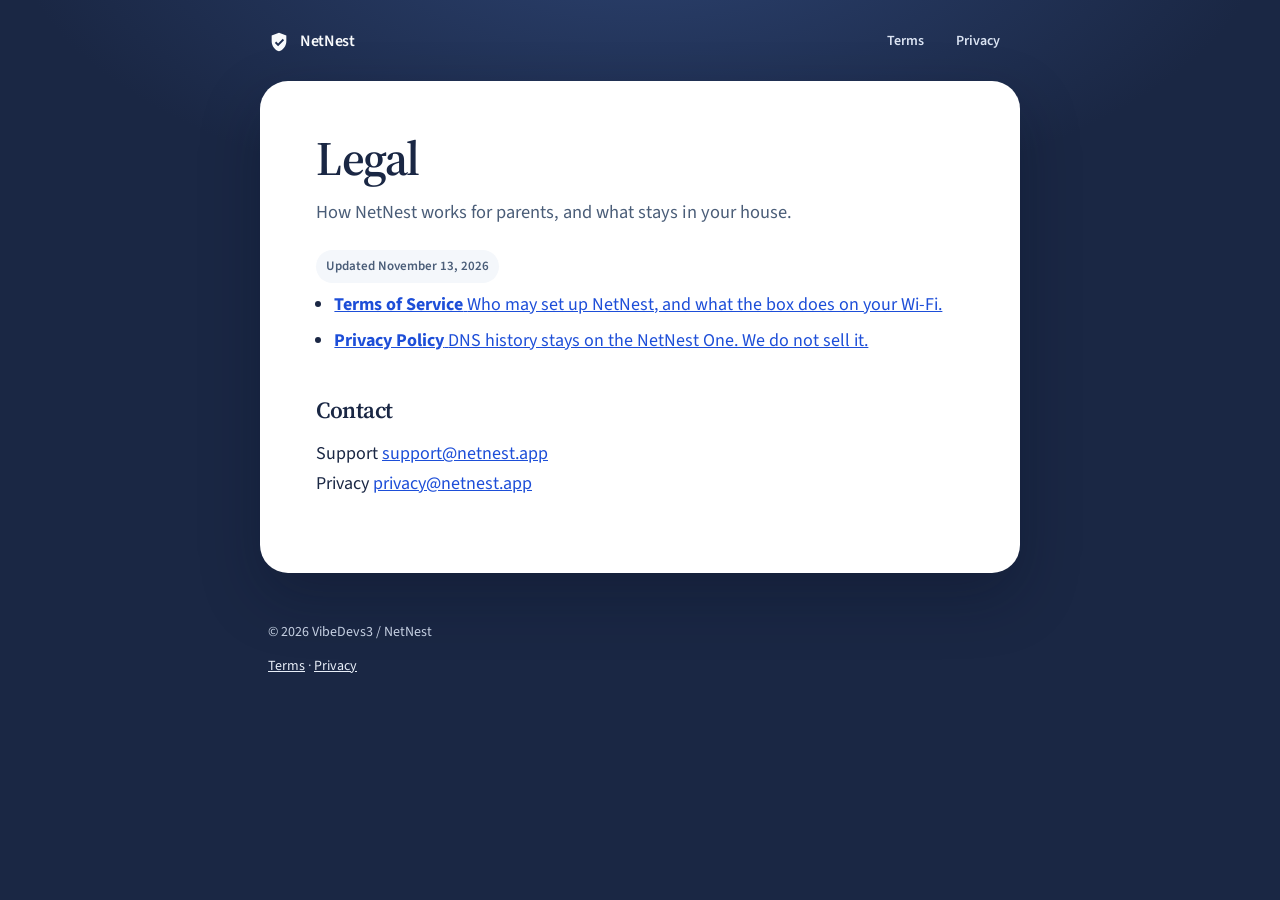
<file: index.html>
<!DOCTYPE html>
<html lang="en">
<head>
  <meta charset="UTF-8">
  <meta name="viewport" content="width=device-width, initial-scale=1.0">
  <title>Legal — NetNest</title>
  <meta name="description" content="NetNest Terms of Service and Privacy Policy.">
  <link rel="preconnect" href="https://fonts.googleapis.com">
  <link rel="preconnect" href="https://fonts.gstatic.com" crossorigin>
  <link href="https://fonts.googleapis.com/css2?family=Source+Sans+3:wght@400;600&family=Source+Serif+4:opsz,wght@8..60,560;8..60,600&display=swap" rel="stylesheet">
  <link rel="stylesheet" href="styles.css">
</head>
<body>
  <header class="top">
    <a class="brand" href="index.html"><svg class="mark" viewBox="0 0 24 24" aria-hidden="true"><path d="M12 2L4 5v6.09c0 5.05 3.41 9.76 8 10.91 4.59-1.15 8-5.86 8-10.91V5l-8-3zm-1 14.5l-3.5-3.5 1.41-1.41L11 13.67l5.09-5.09 1.41 1.41L11 16.5z"/></svg>NetNest</a>
    <nav>
      <a href="terms.html">Terms</a>
      <a href="privacy.html">Privacy</a>
    </nav>
  </header>

  <main>
    <h1>Legal</h1>
    <p class="lede">How NetNest works for parents, and what stays in your house.</p>
    <p class="meta">Updated November 13, 2026</p>

    <ul class="hub-list">
      <li>
        <a href="terms.html">
          <strong>Terms of Service</strong>
          <span>Who may set up NetNest, and what the box does on your Wi-Fi.</span>
        </a>
      </li>
      <li>
        <a href="privacy.html">
          <strong>Privacy Policy</strong>
          <span>DNS history stays on the NetNest One. We do not sell it.</span>
        </a>
      </li>
    </ul>

    <h2>Contact</h2>
    <p>Support <a href="mailto:support@netnest.app">support@netnest.app</a><br>
    Privacy <a href="mailto:privacy@netnest.app">privacy@netnest.app</a></p>
  </main>

  <footer>
    <p>© 2026 VibeDevs3 / NetNest</p>
    <p><a href="terms.html">Terms</a> · <a href="privacy.html">Privacy</a></p>
  </footer>
</body>
</html>
</file>
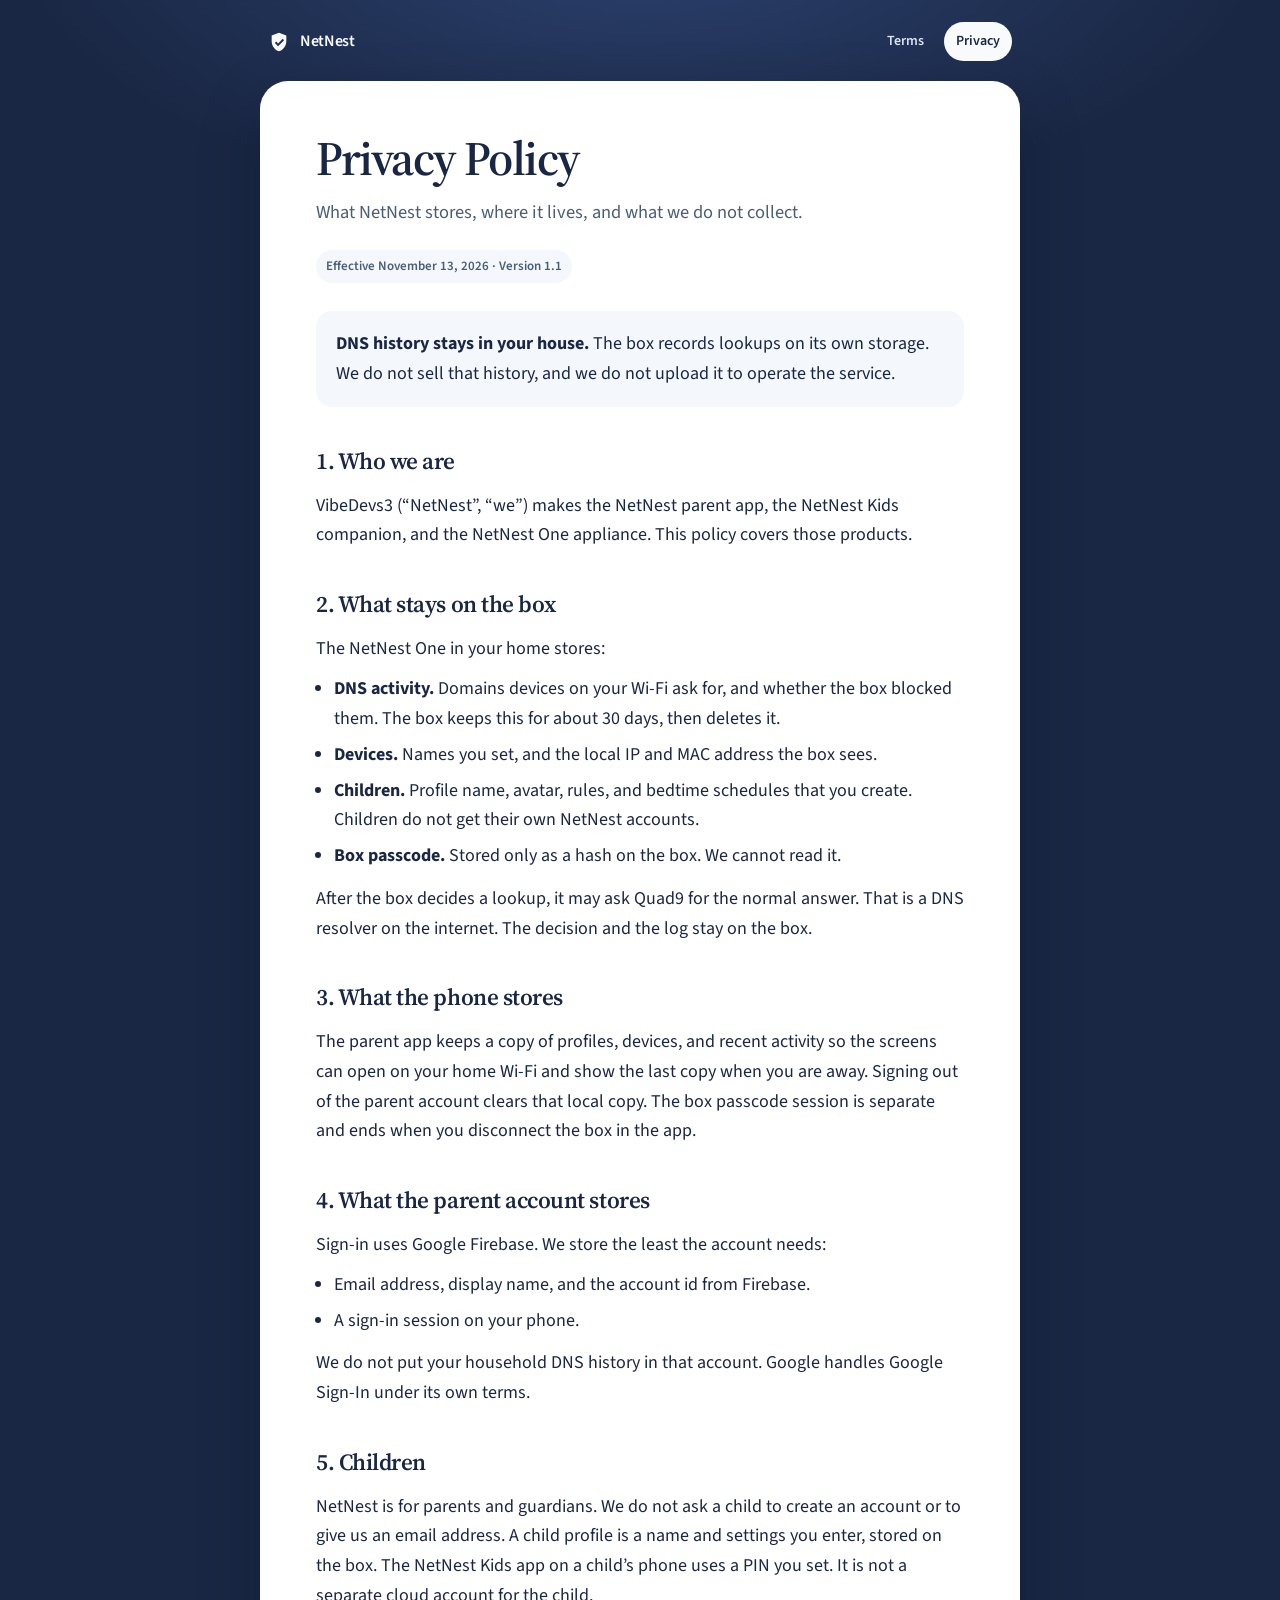
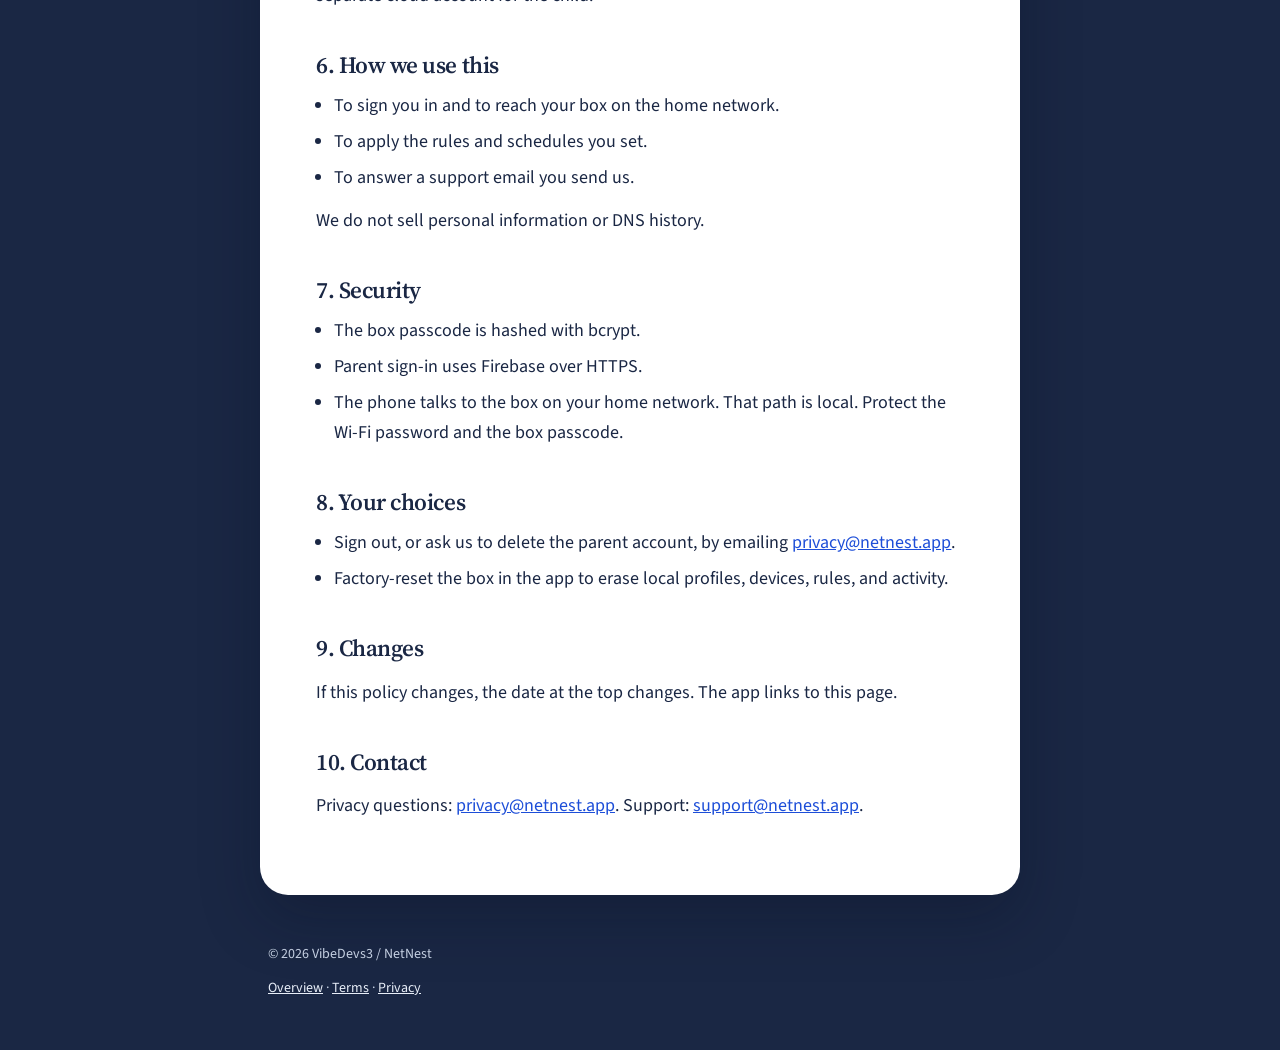
<file: privacy.html>
<!DOCTYPE html>
<html lang="en">
<head>
  <meta charset="UTF-8">
  <meta name="viewport" content="width=device-width, initial-scale=1.0">
  <title>Privacy Policy — NetNest</title>
  <meta name="description" content="Privacy Policy for NetNest. DNS history stays on the NetNest One in your home.">
  <link rel="preconnect" href="https://fonts.googleapis.com">
  <link rel="preconnect" href="https://fonts.gstatic.com" crossorigin>
  <link href="https://fonts.googleapis.com/css2?family=Source+Sans+3:wght@400;600&family=Source+Serif+4:opsz,wght@8..60,560;8..60,600&display=swap" rel="stylesheet">
  <link rel="stylesheet" href="styles.css">
</head>
<body>
  <header class="top">
    <a class="brand" href="index.html"><svg class="mark" viewBox="0 0 24 24" aria-hidden="true"><path d="M12 2L4 5v6.09c0 5.05 3.41 9.76 8 10.91 4.59-1.15 8-5.86 8-10.91V5l-8-3zm-1 14.5l-3.5-3.5 1.41-1.41L11 13.67l5.09-5.09 1.41 1.41L11 16.5z"/></svg>NetNest</a>
    <nav>
      <a href="terms.html">Terms</a>
      <a href="privacy.html" aria-current="page">Privacy</a>
    </nav>
  </header>

  <main>
    <h1>Privacy Policy</h1>
    <p class="lede">What NetNest stores, where it lives, and what we do not collect.</p>
    <p class="meta">Effective November 13, 2026 · Version 1.1</p>

    <div class="note">
      <p><strong>DNS history stays in your house.</strong> The box records lookups on its own storage. We do not sell that history, and we do not upload it to operate the service.</p>
    </div>

    <h2>1. Who we are</h2>
    <p>VibeDevs3 (“NetNest”, “we”) makes the NetNest parent app, the NetNest Kids companion, and the NetNest One appliance. This policy covers those products.</p>

    <h2>2. What stays on the box</h2>
    <p>The NetNest One in your home stores:</p>
    <ul>
      <li><strong>DNS activity.</strong> Domains devices on your Wi-Fi ask for, and whether the box blocked them. The box keeps this for about 30 days, then deletes it.</li>
      <li><strong>Devices.</strong> Names you set, and the local IP and MAC address the box sees.</li>
      <li><strong>Children.</strong> Profile name, avatar, rules, and bedtime schedules that you create. Children do not get their own NetNest accounts.</li>
      <li><strong>Box passcode.</strong> Stored only as a hash on the box. We cannot read it.</li>
    </ul>
    <p>After the box decides a lookup, it may ask Quad9 for the normal answer. That is a DNS resolver on the internet. The decision and the log stay on the box.</p>

    <h2>3. What the phone stores</h2>
    <p>The parent app keeps a copy of profiles, devices, and recent activity so the screens can open on your home Wi-Fi and show the last copy when you are away. Signing out of the parent account clears that local copy. The box passcode session is separate and ends when you disconnect the box in the app.</p>

    <h2>4. What the parent account stores</h2>
    <p>Sign-in uses Google Firebase. We store the least the account needs:</p>
    <ul>
      <li>Email address, display name, and the account id from Firebase.</li>
      <li>A sign-in session on your phone.</li>
    </ul>
    <p>We do not put your household DNS history in that account. Google handles Google Sign-In under its own terms.</p>

    <h2>5. Children</h2>
    <p>NetNest is for parents and guardians. We do not ask a child to create an account or to give us an email address. A child profile is a name and settings you enter, stored on the box. The NetNest Kids app on a child’s phone uses a PIN you set. It is not a separate cloud account for the child.</p>

    <h2>6. How we use this</h2>
    <ul>
      <li>To sign you in and to reach your box on the home network.</li>
      <li>To apply the rules and schedules you set.</li>
      <li>To answer a support email you send us.</li>
    </ul>
    <p>We do not sell personal information or DNS history.</p>

    <h2>7. Security</h2>
    <ul>
      <li>The box passcode is hashed with bcrypt.</li>
      <li>Parent sign-in uses Firebase over HTTPS.</li>
      <li>The phone talks to the box on your home network. That path is local. Protect the Wi-Fi password and the box passcode.</li>
    </ul>

    <h2>8. Your choices</h2>
    <ul>
      <li>Sign out, or ask us to delete the parent account, by emailing <a href="mailto:privacy@netnest.app">privacy@netnest.app</a>.</li>
      <li>Factory-reset the box in the app to erase local profiles, devices, rules, and activity.</li>
    </ul>

    <h2>9. Changes</h2>
    <p>If this policy changes, the date at the top changes. The app links to this page.</p>

    <h2>10. Contact</h2>
    <p>Privacy questions: <a href="mailto:privacy@netnest.app">privacy@netnest.app</a>. Support: <a href="mailto:support@netnest.app">support@netnest.app</a>.</p>
  </main>

  <footer>
    <p>© 2026 VibeDevs3 / NetNest</p>
    <p><a href="index.html">Overview</a> · <a href="terms.html">Terms</a> · <a href="privacy.html">Privacy</a></p>
  </footer>
</body>
</html>
</file>
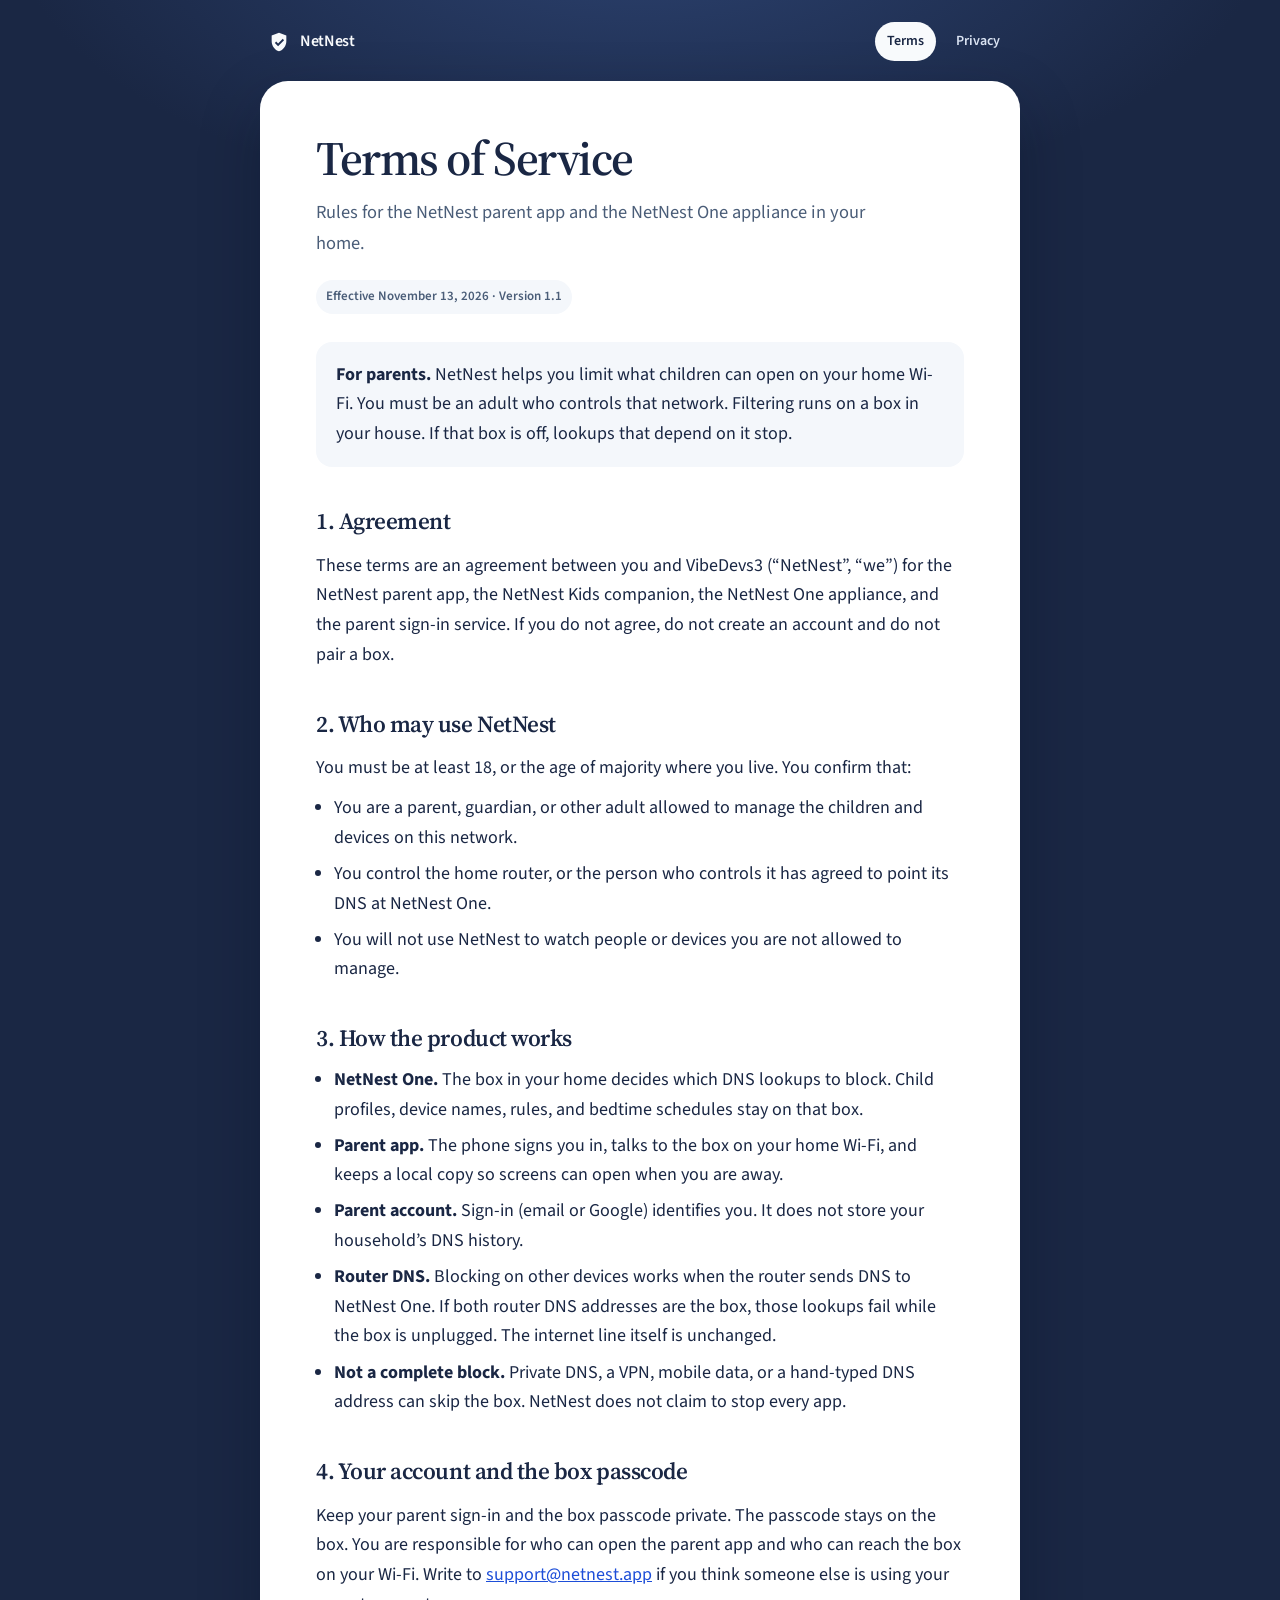
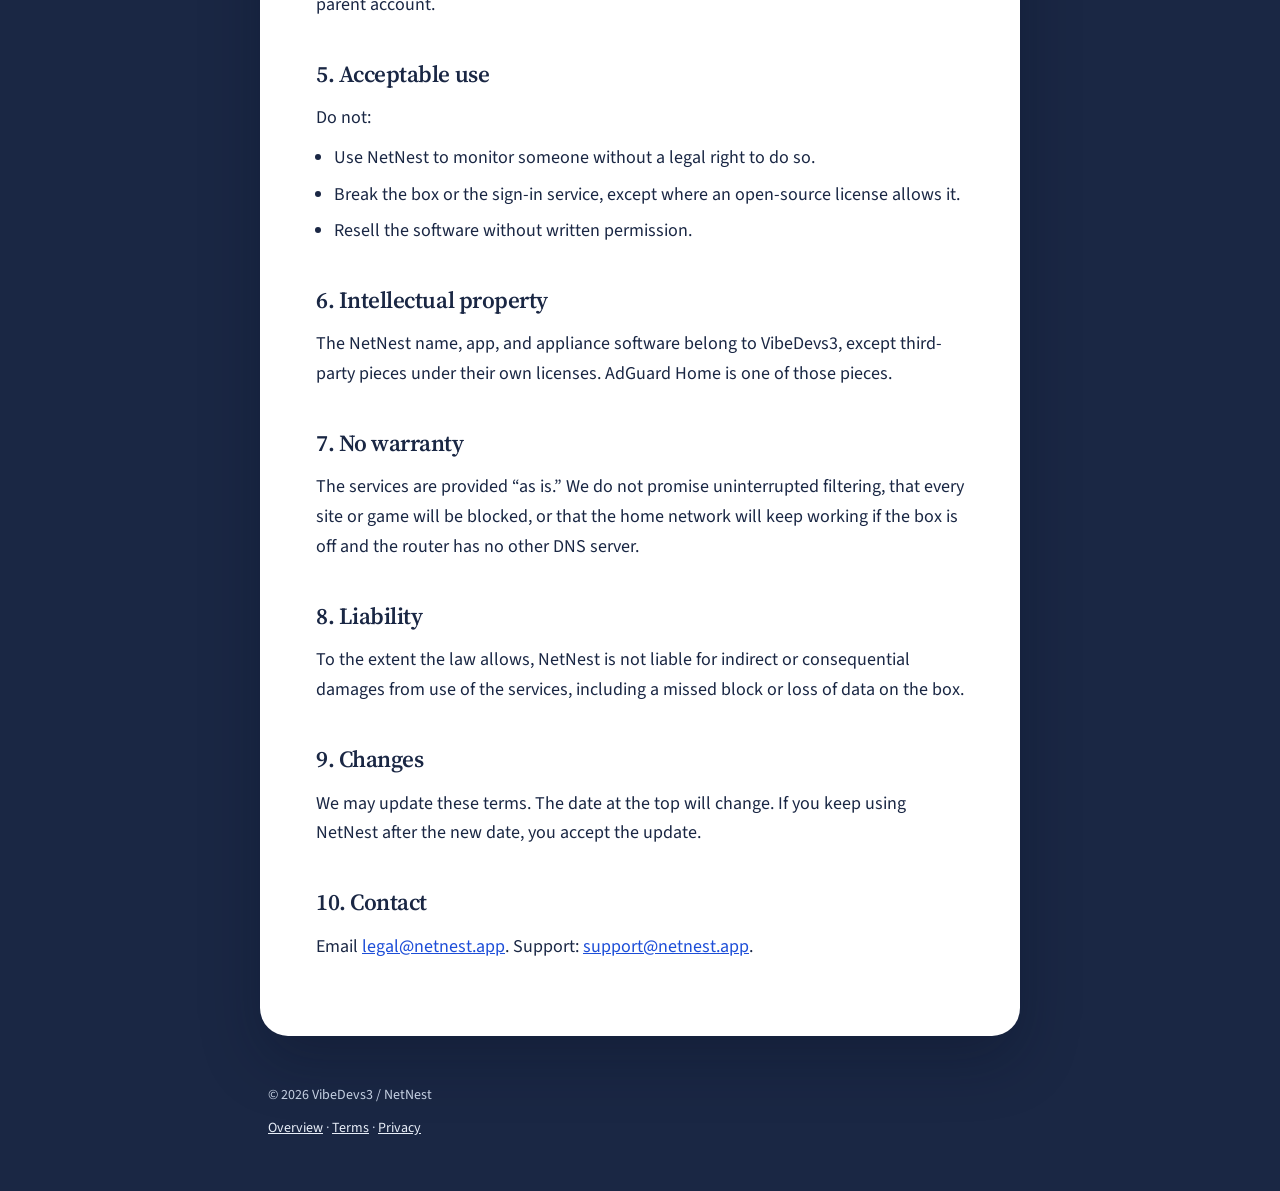
<file: terms.html>
<!DOCTYPE html>
<html lang="en">
<head>
  <meta charset="UTF-8">
  <meta name="viewport" content="width=device-width, initial-scale=1.0">
  <title>Terms of Service — NetNest</title>
  <meta name="description" content="Terms of Service for the NetNest parent app and the NetNest One home appliance.">
  <link rel="preconnect" href="https://fonts.googleapis.com">
  <link rel="preconnect" href="https://fonts.gstatic.com" crossorigin>
  <link href="https://fonts.googleapis.com/css2?family=Source+Sans+3:wght@400;600&family=Source+Serif+4:opsz,wght@8..60,560;8..60,600&display=swap" rel="stylesheet">
  <link rel="stylesheet" href="styles.css">
</head>
<body>
  <header class="top">
    <a class="brand" href="index.html"><svg class="mark" viewBox="0 0 24 24" aria-hidden="true"><path d="M12 2L4 5v6.09c0 5.05 3.41 9.76 8 10.91 4.59-1.15 8-5.86 8-10.91V5l-8-3zm-1 14.5l-3.5-3.5 1.41-1.41L11 13.67l5.09-5.09 1.41 1.41L11 16.5z"/></svg>NetNest</a>
    <nav>
      <a href="terms.html" aria-current="page">Terms</a>
      <a href="privacy.html">Privacy</a>
    </nav>
  </header>

  <main>
    <h1>Terms of Service</h1>
    <p class="lede">Rules for the NetNest parent app and the NetNest One appliance in your home.</p>
    <p class="meta">Effective November 13, 2026 · Version 1.1</p>

    <div class="note">
      <p><strong>For parents.</strong> NetNest helps you limit what children can open on your home Wi-Fi. You must be an adult who controls that network. Filtering runs on a box in your house. If that box is off, lookups that depend on it stop.</p>
    </div>

    <h2>1. Agreement</h2>
    <p>These terms are an agreement between you and VibeDevs3 (“NetNest”, “we”) for the NetNest parent app, the NetNest Kids companion, the NetNest One appliance, and the parent sign-in service. If you do not agree, do not create an account and do not pair a box.</p>

    <h2>2. Who may use NetNest</h2>
    <p>You must be at least 18, or the age of majority where you live. You confirm that:</p>
    <ul>
      <li>You are a parent, guardian, or other adult allowed to manage the children and devices on this network.</li>
      <li>You control the home router, or the person who controls it has agreed to point its DNS at NetNest One.</li>
      <li>You will not use NetNest to watch people or devices you are not allowed to manage.</li>
    </ul>

    <h2>3. How the product works</h2>
    <ul>
      <li><strong>NetNest One.</strong> The box in your home decides which DNS lookups to block. Child profiles, device names, rules, and bedtime schedules stay on that box.</li>
      <li><strong>Parent app.</strong> The phone signs you in, talks to the box on your home Wi-Fi, and keeps a local copy so screens can open when you are away.</li>
      <li><strong>Parent account.</strong> Sign-in (email or Google) identifies you. It does not store your household’s DNS history.</li>
      <li><strong>Router DNS.</strong> Blocking on other devices works when the router sends DNS to NetNest One. If both router DNS addresses are the box, those lookups fail while the box is unplugged. The internet line itself is unchanged.</li>
      <li><strong>Not a complete block.</strong> Private DNS, a VPN, mobile data, or a hand-typed DNS address can skip the box. NetNest does not claim to stop every app.</li>
    </ul>

    <h2>4. Your account and the box passcode</h2>
    <p>Keep your parent sign-in and the box passcode private. The passcode stays on the box. You are responsible for who can open the parent app and who can reach the box on your Wi-Fi. Write to <a href="mailto:support@netnest.app">support@netnest.app</a> if you think someone else is using your parent account.</p>

    <h2>5. Acceptable use</h2>
    <p>Do not:</p>
    <ul>
      <li>Use NetNest to monitor someone without a legal right to do so.</li>
      <li>Break the box or the sign-in service, except where an open-source license allows it.</li>
      <li>Resell the software without written permission.</li>
    </ul>

    <h2>6. Intellectual property</h2>
    <p>The NetNest name, app, and appliance software belong to VibeDevs3, except third-party pieces under their own licenses. AdGuard Home is one of those pieces.</p>

    <h2>7. No warranty</h2>
    <p>The services are provided “as is.” We do not promise uninterrupted filtering, that every site or game will be blocked, or that the home network will keep working if the box is off and the router has no other DNS server.</p>

    <h2>8. Liability</h2>
    <p>To the extent the law allows, NetNest is not liable for indirect or consequential damages from use of the services, including a missed block or loss of data on the box.</p>

    <h2>9. Changes</h2>
    <p>We may update these terms. The date at the top will change. If you keep using NetNest after the new date, you accept the update.</p>

    <h2>10. Contact</h2>
    <p>Email <a href="mailto:legal@netnest.app">legal@netnest.app</a>. Support: <a href="mailto:support@netnest.app">support@netnest.app</a>.</p>
  </main>

  <footer>
    <p>© 2026 VibeDevs3 / NetNest</p>
    <p><a href="index.html">Overview</a> · <a href="terms.html">Terms</a> · <a href="privacy.html">Privacy</a></p>
  </footer>
</body>
</html>
</file>
<file: styles.css>
:root {
  --night: #1a2744;
  --night-2: #243456;
  --ink: #1a2744;
  --muted: #4a5d78;
  --line: #e4e9f2;
  --paper: #ffffff;
  --note: #f4f7fb;
  --link: #1d4ed8;
}

* { box-sizing: border-box; }

body {
  margin: 0;
  min-height: 100vh;
  background:
    radial-gradient(900px 420px at 50% -80px, #2c4270 0%, transparent 70%),
    var(--night);
  color: var(--ink);
  font-family: "Source Sans 3", "Segoe UI", sans-serif;
  font-size: 18px;
  line-height: 1.65;
  -webkit-font-smoothing: antialiased;
}

a { color: var(--link); }

a:focus-visible {
  outline: 2px solid #93c5fd;
  outline-offset: 3px;
}

.top {
  display: flex;
  align-items: center;
  justify-content: space-between;
  max-width: 760px;
  margin: 0 auto;
  padding: 22px 8px 8px;
  color: #f8fafc;
}

.brand {
  display: inline-flex;
  align-items: center;
  gap: 10px;
  color: #f8fafc;
  font-weight: 600;
  font-size: 16px;
  letter-spacing: -0.02em;
  text-decoration: none;
}

.mark {
  width: 22px;
  height: 22px;
  fill: #f8fafc;
}

.top nav { display: flex; gap: 8px; }

.top nav a {
  color: #dbe4f3;
  text-decoration: none;
  font-size: 14px;
  font-weight: 600;
  padding: 8px 12px;
  border-radius: 999px;
}

.top nav a[aria-current="page"] {
  background: #f8fafc;
  color: var(--night);
}

main {
  max-width: 760px;
  margin: 12px auto 48px;
  padding: 52px 56px 64px;
  background: var(--paper);
  border-radius: 28px;
  box-shadow: 0 24px 60px rgba(8, 15, 32, 0.28);
}

h1 {
  margin: 0;
  font-family: "Source Serif 4", Georgia, serif;
  font-size: 3rem;
  font-weight: 600;
  letter-spacing: -0.03em;
  line-height: 1.05;
}

.lede {
  margin: 14px 0 0;
  max-width: 36rem;
  color: var(--muted);
  font-size: 1.15rem;
}

.meta {
  display: inline-block;
  margin: 22px 0 0;
  padding: 6px 10px;
  border-radius: 999px;
  background: var(--note);
  color: var(--muted);
  font-size: 13px;
  font-weight: 600;
}

.note {
  margin: 28px 0 4px;
  padding: 18px 20px;
  background: var(--note);
  border-radius: 16px;
}

.note p { margin: 0; }

h2 {
  margin: 2.2rem 0 0.45rem;
  font-family: "Source Serif 4", Georgia, serif;
  font-size: 1.45rem;
  font-weight: 600;
  letter-spacing: -0.02em;
}

h3 {
  margin: 1.3rem 0 0.3rem;
  font-size: 1.05rem;
}

p { margin: 0.65rem 0; }

ul { margin: 0.35rem 0 0.8rem; padding-left: 1.15rem; }

li { margin: 0.4rem 0; }

footer {
  max-width: 760px;
  margin: 0 auto;
  padding: 0 8px 40px;
  color: #c5d0e2;
  font-size: 14px;
}

footer a { color: #e8eef8; }

@media (max-width: 720px) {
  .top { padding: 16px 16px 4px; }
  main {
    margin: 8px 12px 28px;
    padding: 32px 22px 40px;
    border-radius: 20px;
  }
  h1 { font-size: 2.3rem; }
  footer { padding: 0 16px 32px; }
}
</file>
